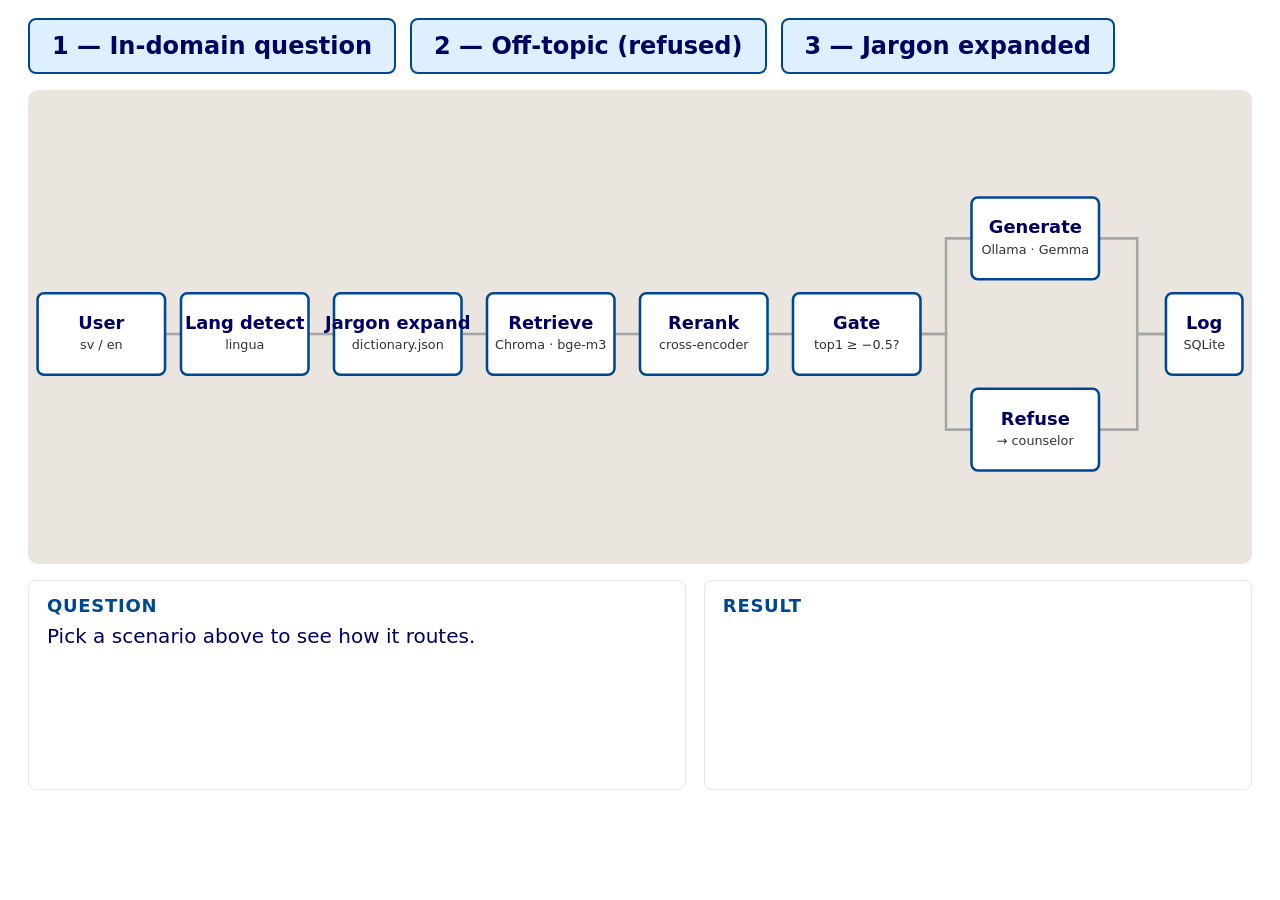
<file: docs/slides/widgets/pipeline.html>
<!DOCTYPE html>
<html lang="en">
<head>
<meta charset="utf-8">
<title>Pipeline routing widget</title>
<style>
  :root {
    --kth-blue:       #004791;
    --kth-skyblue:    #6298D2;
    --kth-navy:       #000061;
    --kth-lightblue:  #DEF0FF;
    --kth-sand:       #EBE5E0;
    --kth-yellow:     #FFBE00;
    --kth-yellow-l:   #FFF0B0;
    --kth-brick:      #E86A58;
    --kth-brick-l:   #FFCCC4;
    --kth-green:      #4DA060;
    --kth-green-l:   #C7EBBA;
    --kth-gray:       #A5A5A5;
    --kth-gray-d:    #323232;
    --kth-gray-l:    #E6E6E6;
  }

  html, body {
    margin: 0; padding: 0;
    background: white;
    font-family: 'Figtree', system-ui, sans-serif;
    color: var(--kth-gray-d);
    overflow: hidden;
    font-size: 22px;
  }
  .wrap {
    width: 100vw;
    box-sizing: border-box;
    padding: 18px 28px;
  }
  .scenario-buttons {
    display: flex;
    gap: 14px;
    margin-bottom: 16px;
    flex-wrap: wrap;
  }
  .scenario-buttons button {
    font-family: inherit;
    font-size: 24px;
    font-weight: 600;
    background: var(--kth-lightblue);
    color: var(--kth-navy);
    border: 2px solid var(--kth-blue);
    border-radius: 8px;
    padding: 12px 22px;
    cursor: pointer;
    transition: background 0.15s, color 0.15s;
  }
  .scenario-buttons button:hover { background: var(--kth-skyblue); color: white; }
  .scenario-buttons button.running { background: var(--kth-blue); color: white; }
  .scenario-buttons button:disabled { opacity: 0.55; cursor: wait; }

  .diagram-host {
    background: var(--kth-sand);
    border-radius: 10px;
    padding: 14px 0 0;
    margin-bottom: 16px;
  }
  svg.diagram {
    width: 100%;
    height: 460px;
    display: block;
  }

  /* Stage styling — SVG <g class="stage"> with <rect> + <text>. */
  .stage rect {
    fill: white;
    stroke: var(--kth-blue);
    stroke-width: 4;
    transition: fill 0.25s, stroke 0.25s;
  }
  .stage text {
    fill: var(--kth-navy);
    font-weight: 600;
    text-anchor: middle;
    font-size: 28px;
    transition: fill 0.25s;
  }
  .stage text.sub {
    font-weight: 400;
    font-size: 20px;
    fill: var(--kth-gray-d);
  }
  /* "skipped" — stage not visited this scenario; muted look. */
  .stage.skipped rect { fill: var(--kth-gray-l); stroke: var(--kth-gray); }
  .stage.skipped text { fill: var(--kth-gray); }
  /* "active" — dot is currently here. */
  .stage.active rect { fill: var(--kth-yellow); stroke: var(--kth-yellow); }
  .stage.active text { fill: var(--kth-gray-d); }
  /* "done" — dot passed through. */
  .stage.done rect { fill: var(--kth-lightblue); stroke: var(--kth-blue); }
  /* Refuse stage styled as warning when activated. */
  .stage.refuse-active rect { fill: var(--kth-brick); stroke: var(--kth-brick); }
  .stage.refuse-active text { fill: white; }

  /* Connector lines (initially muted; turn KTH-blue when traversed). */
  .wire { stroke: var(--kth-gray); stroke-width: 4; fill: none; transition: stroke 0.25s; }
  .wire.lit { stroke: var(--kth-blue); }
  .wire.refuse-lit { stroke: var(--kth-brick); }

  /* The travelling message dot. */
  .dot { fill: var(--kth-blue); }
  .dot.refuse { fill: var(--kth-brick); }

  /* Side-by-side info panels under the diagram. */
  .panels {
    display: grid;
    grid-template-columns: 1.2fr 1fr;
    gap: 18px;
    font-size: 20px;
  }
  .panel {
    background: white;
    border: 1px solid var(--kth-gray-l);
    border-radius: 8px;
    padding: 14px 18px;
    min-height: 180px;
  }
  .panel h4 {
    margin: 0 0 0.4em;
    font-size: 18px;
    text-transform: uppercase;
    letter-spacing: 0.04em;
    color: var(--kth-blue);
  }
  .panel .q {
    color: var(--kth-navy);
    font-weight: 500;
    line-height: 1.35;
  }
  .panel .expansion {
    background: var(--kth-yellow-l);
    border-left: 4px solid var(--kth-yellow);
    padding: 8px 12px;
    margin-top: 8px;
    font-size: 18px;
    border-radius: 4px;
  }
  .panel .meta {
    color: var(--kth-gray-d);
    font-size: 16px;
    margin-top: 8px;
  }
  .panel .meta code { background: var(--kth-gray-l); padding: 1px 6px; border-radius: 3px; }
  .panel .verdict-pass   { color: var(--kth-green); font-weight: 700; }
  .panel .verdict-refuse { color: var(--kth-brick); font-weight: 700; }
  .panel .answer {
    font-size: 18px;
    line-height: 1.35;
    color: var(--kth-gray-d);
    margin-top: 6px;
  }
  .panel .answer.refuse { color: #8a2c1e; }
  .panel .citations {
    font-size: 16px;
    color: var(--kth-navy);
    margin-top: 6px;
  }
</style>
</head>
<body>
<div class="wrap">

  <div class="scenario-buttons">
    <button data-scenario="indomain">1 — In-domain question</button>
    <button data-scenario="offtopic">2 — Off-topic (refused)</button>
    <button data-scenario="jargon">3 — Jargon expanded</button>
  </div>

  <div class="diagram-host">
    <!-- Diagram coordinate system: 1920 × 460. Stages are 200×128 rectangles
         centred on the (cx,cy) listed in STAGE_CENTRES below. User and Log
         are inset ~15 px from the viewBox edges so they don't sit flush
         against the sand-shaded host's rounded corners. Log shares the
         main-row y so the branching wires merge cleanly back into it.
         Connector paths in <g id="wires"> match the route an SVG <circle>
         moves along when a scenario runs. The whole viewBox scales to fit
         the iframe width via preserveAspectRatio="xMidYMid meet". -->
    <svg class="diagram" viewBox="0 0 1920 460" preserveAspectRatio="xMidYMid meet">

      <!-- Wires: drawn first so stage rects sit on top. -->
      <g id="wires">
        <line class="wire" id="w-user-lang"     x1="215" y1="230" x2="240" y2="230"/>
        <line class="wire" id="w-lang-jargon"   x1="440" y1="230" x2="480" y2="230"/>
        <line class="wire" id="w-jargon-retr"   x1="680" y1="230" x2="720" y2="230"/>
        <line class="wire" id="w-retr-rerank"   x1="920" y1="230" x2="960" y2="230"/>
        <line class="wire" id="w-rerank-gate"   x1="1160" y1="230" x2="1200" y2="230"/>
        <!-- Gate fans out: top branch to Generate, bottom branch to Refuse. -->
        <path class="wire" id="w-gate-gen"    d="M 1400 230 L 1440 230 L 1440 80 L 1480 80"/>
        <path class="wire" id="w-gate-refuse" d="M 1400 230 L 1440 230 L 1440 380 L 1480 380"/>
        <!-- Both branches merge back into Log on the main row. -->
        <path class="wire" id="w-gen-log"     d="M 1680 80 L 1740 80 L 1740 230 L 1785 230"/>
        <path class="wire" id="w-refuse-log"  d="M 1680 380 L 1740 380 L 1740 230 L 1785 230"/>
      </g>

      <!-- Stages. The HTML drives state via the data-stage id. -->
      <g class="stage" data-stage="user">
        <rect x="15"   y="166" width="200" height="128" rx="10"/>
        <text x="115"  y="222">User</text>
        <text x="115"  y="254" class="sub">sv / en</text>
      </g>
      <g class="stage" data-stage="lang">
        <rect x="240"  y="166" width="200" height="128" rx="10"/>
        <text x="340"  y="222">Lang detect</text>
        <text x="340"  y="254" class="sub">lingua</text>
      </g>
      <g class="stage" data-stage="jargon">
        <rect x="480"  y="166" width="200" height="128" rx="10"/>
        <text x="580"  y="222">Jargon expand</text>
        <text x="580"  y="254" class="sub">dictionary.json</text>
      </g>
      <g class="stage" data-stage="retrieve">
        <rect x="720"  y="166" width="200" height="128" rx="10"/>
        <text x="820"  y="222">Retrieve</text>
        <text x="820"  y="254" class="sub">Chroma · bge-m3</text>
      </g>
      <g class="stage" data-stage="rerank">
        <rect x="960"  y="166" width="200" height="128" rx="10"/>
        <text x="1060" y="222">Rerank</text>
        <text x="1060" y="254" class="sub">cross-encoder</text>
      </g>
      <g class="stage" data-stage="gate">
        <rect x="1200" y="166" width="200" height="128" rx="10"/>
        <text x="1300" y="222">Gate</text>
        <text x="1300" y="254" class="sub">top1 ≥ −0.5?</text>
      </g>
      <g class="stage" data-stage="generate">
        <rect x="1480" y="16"  width="200" height="128" rx="10"/>
        <text x="1580" y="72">Generate</text>
        <text x="1580" y="104" class="sub">Ollama · Gemma</text>
      </g>
      <g class="stage" data-stage="refuse">
        <rect x="1480" y="316" width="200" height="128" rx="10"/>
        <text x="1580" y="372">Refuse</text>
        <text x="1580" y="404" class="sub">→ counselor</text>
      </g>
      <g class="stage" data-stage="log">
        <rect x="1785" y="166" width="120" height="128" rx="10"/>
        <text x="1845" y="222">Log</text>
        <text x="1845" y="254" class="sub">SQLite</text>
      </g>

      <!-- The travelling message dot — JS sets cx, cy and class.refuse. -->
      <circle class="dot" id="msg-dot" r="0" cx="115" cy="230"/>
    </svg>
  </div>

  <div class="panels">
    <div class="panel">
      <h4>Question</h4>
      <div class="q" id="p-question">Pick a scenario above to see how it routes.</div>
      <div class="expansion" id="p-expansion" style="display: none;"></div>
      <div class="meta" id="p-meta"></div>
    </div>
    <div class="panel">
      <h4 id="p-result-label">Result</h4>
      <div id="p-verdict"></div>
      <div class="answer" id="p-answer"></div>
      <div class="citations" id="p-citations"></div>
    </div>
  </div>

</div>

<script>
  // -- Scenario definitions ---------------------------------------------- //
  // Each scenario describes:
  //   - the visible question (and optional expansion, for jargon)
  //   - the ordered list of stage ids the message visits
  //   - which wires light up along the way
  //   - which stages should be styled "skipped" (greyed) for this scenario
  //   - the verdict/answer/citations shown in the right-hand panel at the end
  //   - real numbers from data/logs.sqlite for the meta line
  // Hardcoding stage-centre coordinates here means there's only one source
  // of truth for the geometry — the SVG <g class="stage"> rects up above.
  const STAGE_CENTRES = {
    user:     [115,  230],
    lang:     [340,  230],
    jargon:   [580,  230],
    retrieve: [820,  230],
    rerank:   [1060, 230],
    gate:     [1300, 230],
    generate: [1580, 80],
    refuse:   [1580, 380],
    log:      [1845, 230],
  };

  const SCENARIOS = {
    indomain: {
      question: "Vad gör en programansvarig?",
      expansion: null,
      stages: ["user", "lang", "retrieve", "rerank", "gate", "generate", "log"],
      skipped: ["jargon", "refuse"],
      wires:   ["w-user-lang", "w-lang-jargon", "w-jargon-retr",
                "w-retr-rerank", "w-rerank-gate", "w-gate-gen", "w-gen-log"],
      refuseWire: false,
      meta: "lang = sv · jargon hits = (none) · rerank top1 = 8.91 · meanK = 8.37",
      resultLabel: "Answer (pass)",
      verdict: '<span class="verdict-pass">Gate: pass</span> · confidence: Hög',
      answer: "Programansvarig har olika ansvarsområden beroende på nivå. Bland annat: att kursutbudet bidrar till examensmålen, att handledning och studiemiljö följs upp, samt att leda programrådet…",
      citations: "Riktlinje om utbildningens organisation V 2023 0823 · Riktlinje om systematiskt kvalitetsarbete inom utbildning",
    },
    offtopic: {
      question: "Vad gäller vid värnplikt?",
      expansion: null,
      stages: ["user", "lang", "retrieve", "rerank", "gate", "refuse", "log"],
      skipped: ["jargon", "generate"],
      wires:   ["w-user-lang", "w-lang-jargon", "w-jargon-retr",
                "w-retr-rerank", "w-rerank-gate"],
      refuseWire: true,
      meta: "lang = sv · rerank top1 = −2.5 · meanK = −2.73 · gate reason: top1<-0.5",
      resultLabel: "Refusal (gate)",
      verdict: '<span class="verdict-refuse">Gate: refuse</span> · confidence: Avstå',
      answer: "Kontexten innehåller ingen specifik information om hur värnplikt påverkar studierna vid KTH. Jag hänvisar dig till studievägledaren, som kan ge dig den korrekta informationen.",
      answerRefuse: true,
      citations: "",
    },
    jargon: {
      question: "Vilka kurser kan jag välja mellan för KEX på teknisk fysik?",
      expansion: 'Expanded for retrieval: "Vilka kurser kan jag välja mellan för <b>KEX (kandidatexamensarbete)</b> på teknisk fysik?"',
      stages: ["user", "lang", "jargon", "retrieve", "rerank", "gate", "generate", "log"],
      skipped: ["refuse"],
      wires:   ["w-user-lang", "w-lang-jargon", "w-jargon-retr",
                "w-retr-rerank", "w-rerank-gate", "w-gate-gen", "w-gen-log"],
      refuseWire: false,
      meta: "lang = sv · jargon hits = [kex] · rerank top1 = 4.7 · meanK = 1.2",
      resultLabel: "Answer (pass, with expansion)",
      verdict: '<span class="verdict-pass">Gate: pass</span> · jargon expansion shown to student',
      answer: "<em>Tolkar “KEX” som “kandidatexamensarbete”.</em><br><br>Den bifogade kontexten listar inte de specifika kurser som kan väljas för KEX inom Teknisk fysik. Kontexten anger att utbildningsplanen för programmet listar kurserna…",
      citations: "FAQ · Examensarbete · Riktlinje om examensarbetskurser",
    },
  };

  // -- Animation engine -------------------------------------------------- //
  // Drives the SVG dot from stage to stage, toggling .active / .done /
  // .refuse-active classes as it visits each stage. The cadence is chosen
  // so a full scenario takes ~7-9 seconds end to end — slow enough for the
  // audience to follow each transition, fast enough to keep the talk moving.
  const dot = document.getElementById("msg-dot");
  const stageEls = {};
  document.querySelectorAll("g.stage").forEach(g => {
    stageEls[g.dataset.stage] = g;
  });
  const wireEls = {};
  document.querySelectorAll("#wires .wire").forEach(el => {
    wireEls[el.id] = el;
  });

  function resetAll() {
    Object.values(stageEls).forEach(g => {
      g.classList.remove("active", "done", "refuse-active", "skipped");
    });
    Object.values(wireEls).forEach(el => {
      el.classList.remove("lit", "refuse-lit");
    });
    dot.setAttribute("r", "0");
    dot.classList.remove("refuse");
  }

  function setMeta(scn) {
    document.getElementById("p-question").textContent = scn.question;
    const ex = document.getElementById("p-expansion");
    if (scn.expansion) {
      ex.style.display = "block";
      ex.innerHTML = scn.expansion;
    } else {
      ex.style.display = "none";
      ex.innerHTML = "";
    }
    document.getElementById("p-meta").textContent = scn.meta;
    document.getElementById("p-result-label").textContent = scn.resultLabel || "Result";
    // Clear result text until we get there.
    document.getElementById("p-verdict").innerHTML = "";
    document.getElementById("p-answer").innerHTML = "";
    document.getElementById("p-answer").classList.toggle("refuse", !!scn.answerRefuse);
    document.getElementById("p-citations").textContent = "";
  }

  function showResult(scn) {
    document.getElementById("p-verdict").innerHTML = scn.verdict;
    document.getElementById("p-answer").innerHTML = scn.answer;
    document.getElementById("p-citations").textContent =
      scn.citations ? "Sources: " + scn.citations : "";
  }

  // Move the dot from (x0,y0) to (x1,y1) over `duration` ms, then resolve.
  function moveDot(x0, y0, x1, y1, duration) {
    return new Promise((resolve) => {
      const start = performance.now();
      dot.setAttribute("r", "16");
      function frame(now) {
        const t = Math.min(1, (now - start) / duration);
        // Cubic ease-in-out so motion accelerates and decelerates.
        const e = t < 0.5 ? 4 * t * t * t : 1 - Math.pow(-2 * t + 2, 3) / 2;
        dot.setAttribute("cx", x0 + (x1 - x0) * e);
        dot.setAttribute("cy", y0 + (y1 - y0) * e);
        if (t < 1) requestAnimationFrame(frame);
        else resolve();
      }
      requestAnimationFrame(frame);
    });
  }

  function wait(ms) { return new Promise(r => setTimeout(r, ms)); }

  let running = false;

  async function runScenario(name) {
    if (running) return;
    running = true;
    document.querySelectorAll(".scenario-buttons button").forEach(b => {
      b.disabled = true;
      b.classList.toggle("running", b.dataset.scenario === name);
    });

    const scn = SCENARIOS[name];
    resetAll();
    setMeta(scn);

    // Skipped stages get muted up front so the audience can see at a
    // glance which path the scenario takes.
    scn.skipped.forEach(s => stageEls[s].classList.add("skipped"));

    if (scn.refuseWire) {
      wireEls["w-gate-refuse"].classList.add("refuse-lit");
      wireEls["w-refuse-log"].classList.add("refuse-lit");
      dot.classList.add("refuse");
    }

    // First stage gets entered without moving the dot — fade it in at User.
    let [px, py] = STAGE_CENTRES[scn.stages[0]];
    dot.setAttribute("cx", px);
    dot.setAttribute("cy", py);
    stageEls[scn.stages[0]].classList.add("active");
    await wait(550);
    stageEls[scn.stages[0]].classList.remove("active");
    stageEls[scn.stages[0]].classList.add("done");

    // Then walk through the remaining stages in order.
    for (let i = 1; i < scn.stages.length; i++) {
      const stage = scn.stages[i];
      const wire  = scn.wires[i - 1];
      if (wire && wireEls[wire]) {
        wireEls[wire].classList.add(scn.refuseWire && wire.includes("gate-refuse") ? "refuse-lit" : "lit");
      }
      const [nx, ny] = STAGE_CENTRES[stage];
      await moveDot(px, py, nx, ny, 700);
      px = nx; py = ny;
      const cls = (stage === "refuse") ? "refuse-active" : "active";
      stageEls[stage].classList.add(cls);
      await wait(stage === "gate" ? 700 : 450);
      stageEls[stage].classList.remove(cls);
      stageEls[stage].classList.add("done");

      // When the gate is reached, reveal the result panel a moment early —
      // the audience can read it while the dot finishes its journey.
      if (stage === "gate") {
        showResult(scn);
      }
    }

    document.querySelectorAll(".scenario-buttons button").forEach(b => {
      b.disabled = false;
      b.classList.remove("running");
    });
    running = false;
  }

  document.querySelectorAll(".scenario-buttons button").forEach(b => {
    b.addEventListener("click", () => runScenario(b.dataset.scenario));
  });
</script>

</body>
</html>
</file>
